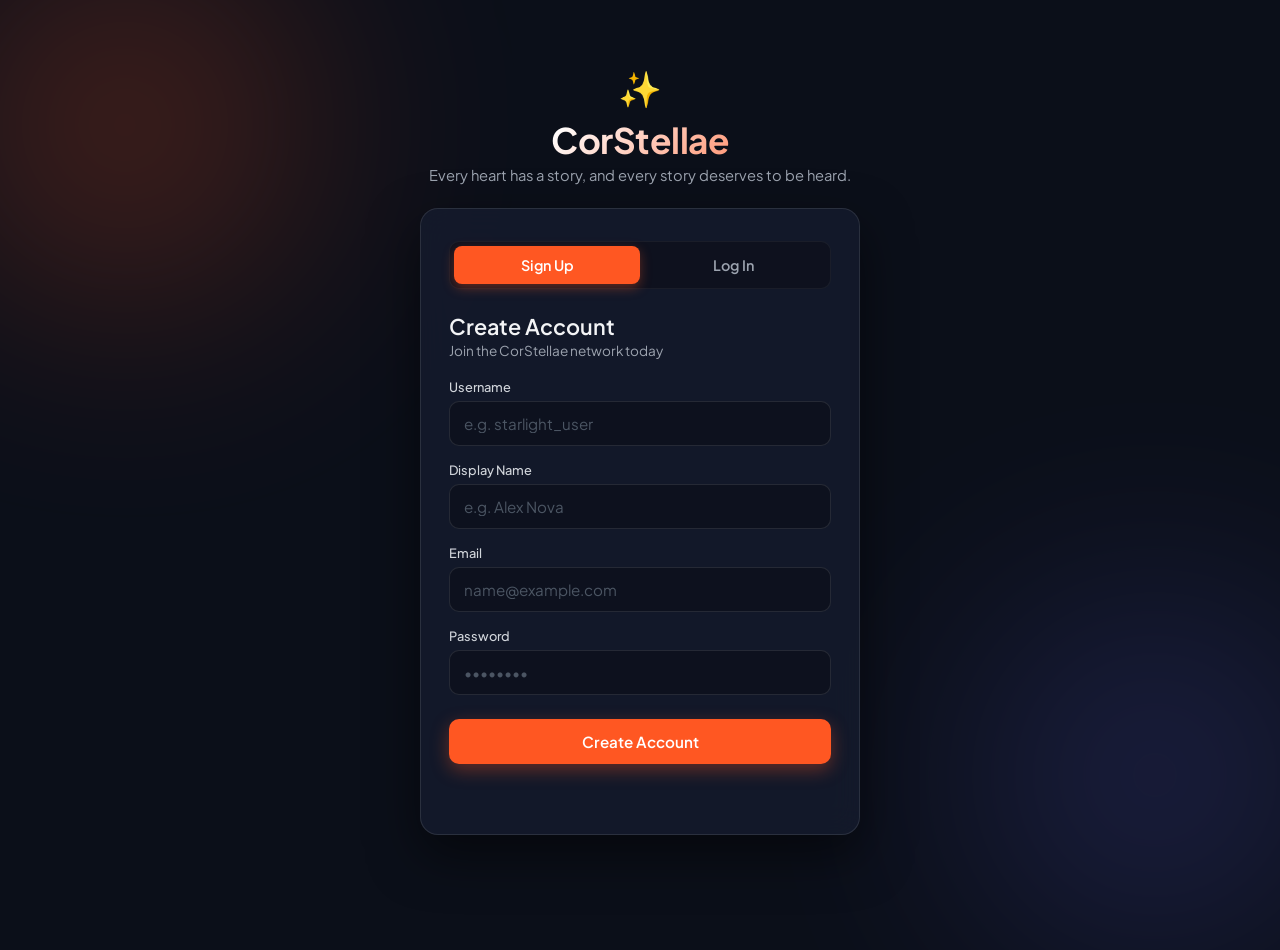
<file: templates/login.html>
<!DOCTYPE html>
<html lang="en">
<head>
  <meta charset="UTF-8" />
  <meta name="viewport" content="width=device-width, initial-scale=1.0" />
  <title>CorStellae Welcome</title>
  <link rel="preconnect" href="https://fonts.googleapis.com">
  <link rel="preconnect" href="https://fonts.gstatic.com" crossorigin>
  <link href="https://fonts.googleapis.com/css2?family=Plus+Jakarta+Sans:wght@300;400;500;600;700&display=swap" rel="stylesheet">
  <link rel="stylesheet" href="/static/css/style.css" />
  <link rel="icon" type="image/svg+xml" href="data:image/svg+xml,<svg xmlns='http://www.w3.org/2000/svg' viewBox='0 0 100 100'><text y='.9em' font-size='90'>✨</text></svg>">
</head>
<body class="auth-page">

  <!-- Background Animated Lights -->
  <div class="bg-glow orb-1"></div>
  <div class="bg-glow orb-2"></div>

  <div class="auth-container">
    <!-- Brand Header -->
    <div class="brand">
      <div class="brand-logo">✨</div>
      <h1>CorStellae</h1>
      <p class="tagline">Every heart has a story, and every story deserves to be heard.</p>
    </div>

    <!-- Auth Card -->
    <div class="auth-card">
      <div class="auth-tabs">
        <button id="tabRegister" class="tab-btn active">Sign Up</button>
        <button id="tabLogin" class="tab-btn">Log In</button>
      </div>

      <!-- Registration Form -->
      <form id="registerForm" class="auth-form">
        <div class="form-header">
          <h2>Create Account</h2>
          <p>Join the CorStellae network today</p>
        </div>
        
        <div class="input-group">
          <label for="regUsername">Username</label>
          <input type="text" id="regUsername" placeholder="e.g. starlight_user" required />
        </div>

        <div class="input-group">
          <label for="regNickname">Display Name</label>
          <input type="text" id="regNickname" placeholder="e.g. Alex Nova" required />
        </div>

        <div class="input-group">
          <label for="regEmail">Email</label>
          <input type="email" id="regEmail" placeholder="name@example.com" required />
        </div>

        <div class="input-group">
          <label for="regPassword">Password</label>
          <input type="password" id="regPassword" placeholder="••••••••" required />
        </div>

        <button type="submit" class="btn-primary">Create Account</button>
      </form>

      <!-- Login Form -->
      <form id="loginForm" class="auth-form" style="display: none;">
        <div class="form-header">
          <h2>Welcome Back</h2>
          <p>Enter your details to access your account</p>
        </div>

        <div class="input-group">
          <label for="loginIdentifier">Email or Username</label>
          <input type="text" id="loginIdentifier" placeholder="Email or Username" required />
        </div>

        <div class="input-group">
          <label for="loginPassword">Password</label>
          <input type="password" id="loginPassword" placeholder="••••••••" required />
        </div>

        <button type="submit" class="btn-primary">Log In</button>
      </form>

      <div id="authMsg" class="auth-message"></div>
    </div>
  </div>

  <script src="/static/js/auth.js"></script>
</body>
</html>
</file>
<file: static/css/style.css>
:root {
  --bg-dark: #0b0f19;
  --card-bg: rgba(22, 29, 47, 0.75);
  --border-color: rgba(255, 255, 255, 0.1);
  --accent-color: #ff5722;
  --accent-glow: rgba(255, 87, 34, 0.35);
  --text-main: #f3f4f6;
  --text-muted: #9ca3af;
  --input-bg: rgba(13, 17, 28, 0.8);
  --radius-lg: 18px;
  --radius-md: 10px;
}

* {
  box-sizing: border-box;
  margin: 0;
  padding: 0;
  font-family: 'Plus Jakarta Sans', sans-serif;
}

body.auth-page {
  background-color: var(--bg-dark);
  color: var(--text-main);
  min-height: 100vh;
  display: flex;
  justify-content: center;
  align-items: center;
  position: relative;
  overflow: hidden;
  padding: 20px;
}

/* Background Ambient Glows */
.bg-glow {
  position: absolute;
  width: 350px;
  height: 350px;
  border-radius: 50%;
  filter: blur(120px);
  z-index: 0;
  pointer-events: none;
}

.orb-1 {
  background: var(--accent-color);
  top: -50px;
  left: -50px;
  opacity: 0.25;
}

.orb-2 {
  background: #6366f1;
  bottom: -50px;
  right: -50px;
  opacity: 0.2;
}

/* Container Structure */
.auth-container {
  position: relative;
  z-index: 1;
  width: 100%;
  max-width: 440px;
}

.brand {
  text-align: center;
  margin-bottom: 24px;
}

.brand-logo {
  font-size: 2.2rem;
  margin-bottom: 6px;
}

.brand h1 {
  font-size: 2.2rem;
  font-weight: 700;
  letter-spacing: -0.5px;
  background: linear-gradient(135deg, #fff 30%, var(--accent-color));
  -webkit-background-clip: text;
  -webkit-text-fill-color: transparent;
}

.brand .tagline {
  color: var(--text-muted);
  font-size: 0.92rem;
  margin-top: 4px;
}

/* Auth Card Glassmorphism */
.auth-card {
  background: var(--card-bg);
  backdrop-filter: blur(16px);
  -webkit-backdrop-filter: blur(16px);
  border: 1px solid var(--border-color);
  border-radius: var(--radius-lg);
  padding: 32px 28px;
  box-shadow: 0 20px 50px rgba(0, 0, 0, 0.5);
}

/* Tab Controls */
.auth-tabs {
  display: flex;
  background: rgba(0, 0, 0, 0.25);
  padding: 4px;
  border-radius: var(--radius-md);
  margin-bottom: 24px;
  border: 1px solid rgba(255, 255, 255, 0.05);
}

.tab-btn {
  flex: 1;
  background: transparent;
  border: none;
  color: var(--text-muted);
  padding: 10px 0;
  font-size: 0.9rem;
  font-weight: 600;
  border-radius: 8px;
  cursor: pointer;
  transition: all 0.25s ease;
}

.tab-btn.active {
  background: var(--accent-color);
  color: #fff;
  box-shadow: 0 4px 12px var(--accent-glow);
}

.form-header {
  margin-bottom: 20px;
}

.form-header h2 {
  font-size: 1.35rem;
  font-weight: 600;
}

.form-header p {
  color: var(--text-muted);
  font-size: 0.85rem;
  margin-top: 2px;
}

/* Inputs & Labels */
.input-group {
  margin-bottom: 16px;
  display: flex;
  flex-direction: column;
  gap: 6px;
}

.input-group label {
  font-size: 0.8rem;
  font-weight: 500;
  color: #d1d5db;
}

.input-group input {
  background: var(--input-bg);
  border: 1px solid var(--border-color);
  border-radius: var(--radius-md);
  padding: 12px 14px;
  color: #fff;
  font-size: 0.95rem;
  outline: none;
  transition: border-color 0.2s ease, box-shadow 0.2s ease;
}

.input-group input:focus {
  border-color: var(--accent-color);
  box-shadow: 0 0 0 3px var(--accent-glow);
}

.input-group input::placeholder {
  color: #4b5563;
}

/* Primary Button */
.btn-primary {
  width: 100%;
  background: var(--accent-color);
  color: #fff;
  border: none;
  padding: 13px;
  border-radius: var(--radius-md);
  font-size: 0.95rem;
  font-weight: 600;
  cursor: pointer;
  margin-top: 8px;
  transition: opacity 0.2s ease, transform 0.1s ease, box-shadow 0.2s ease;
  box-shadow: 0 6px 18px var(--accent-glow);
}

.btn-primary:hover {
  opacity: 0.92;
}

.btn-primary:active {
  transform: scale(0.98);
}

/* Status Messages */
.auth-message {
  margin-top: 18px;
  font-size: 0.88rem;
  text-align: center;
  min-height: 20px;
  color: #f87171;
}

.auth-message.success {
  color: #4ade80;
}

/* Dashboard Specific Layout */
body.dashboard-page {
  background-color: var(--bg-dark);
  color: var(--text-main);
  min-height: 100vh;
  display: flex;
  flex-direction: column;
}

/* Navbar */
.navbar {
  display: flex;
  justify-content: space-between;
  align-items: center;
  padding: 16px 32px;
  background: var(--card-bg);
  backdrop-filter: blur(16px);
  border-bottom: 1px solid var(--border-color);
  position: sticky;
  top: 0;
  z-index: 100;
}

.nav-brand {
  display: flex;
  align-items: center;
  gap: 10px;
}

.nav-logo {
  font-size: 1.5rem;
}

.nav-title {
  font-size: 1.25rem;
  font-weight: 700;
  background: linear-gradient(135deg, #fff 30%, var(--accent-color));
  -webkit-background-clip: text;
  -webkit-text-fill-color: transparent;
}

.btn-secondary {
  background: rgba(255, 255, 255, 0.08);
  border: 1px solid var(--border-color);
  color: #fff;
  padding: 8px 16px;
  border-radius: var(--radius-md);
  cursor: pointer;
  font-weight: 500;
  transition: all 0.2s ease;
}

.btn-secondary:hover {
  background: rgba(255, 255, 255, 0.15);
}

/* Dashboard Container */
.dashboard-container {
  max-width: 720px;
  width: 100%;
  margin: 30px auto;
  padding: 0 20px;
  display: flex;
  flex-direction: column;
  gap: 28px;
}

/* Post Creation Form */
.create-post-card {
  background: var(--card-bg);
  backdrop-filter: blur(16px);
  border: 1px solid var(--border-color);
  border-radius: var(--radius-lg);
  padding: 24px;
}

.create-post-card h3, .feed-section h3 {
  font-size: 1.1rem;
  font-weight: 600;
  margin-bottom: 16px;
}

.create-post-card textarea {
  width: 100%;
  background: var(--input-bg);
  border: 1px solid var(--border-color);
  border-radius: var(--radius-md);
  padding: 14px;
  color: #fff;
  font-size: 0.95rem;
  resize: vertical;
  outline: none;
  margin-bottom: 14px;
}

.create-post-card textarea:focus {
  border-color: var(--accent-color);
}

.file-upload-wrapper {
  display: flex;
  align-items: center;
  gap: 12px;
  margin-bottom: 16px;
}

.file-upload-wrapper input[type="file"] {
  display: none;
}

.file-label {
  background: rgba(255, 255, 255, 0.08);
  border: 1px solid var(--border-color);
  padding: 8px 14px;
  border-radius: var(--radius-md);
  font-size: 0.85rem;
  cursor: pointer;
  transition: background 0.2s ease;
}

.file-label:hover {
  background: rgba(255, 255, 255, 0.15);
}

.file-name {
  font-size: 0.82rem;
  color: var(--text-muted);
}

.image-preview {
  margin-bottom: 16px;
  max-height: 250px;
  overflow: hidden;
  border-radius: var(--radius-md);
  border: 1px solid var(--border-color);
}

.image-preview img {
  width: 100%;
  height: 100%;
  object-fit: cover;
}

.status-message {
  font-size: 0.85rem;
  margin-top: 10px;
  text-align: center;
  color: var(--text-muted);
}

/* Feed Grid */
.feed-grid {
  display: flex;
  flex-direction: column;
  gap: 16px;
}

.feed-card {
  background: var(--card-bg);
  border: 1px solid var(--border-color);
  border-radius: var(--radius-lg);
  padding: 20px;
}

.feed-card.empty-card {
  text-align: center;
  color: var(--text-muted);
}

.feed-card p {
  line-height: 1.5;
  margin-bottom: 12px;
}

.feed-card img {
  width: 100%;
  border-radius: var(--radius-md);
  margin-top: 8px;
}

/* Sidebar Layout */
.dashboard-page {
  display: flex;
  min-height: 100vh;
  background: var(--bg-dark);
}

.sidebar {
  width: 260px;
  background: var(--card-bg);
  border-right: 1px solid var(--border-color);
  display: flex;
  flex-direction: column;
  padding: 20px;
  position: fixed;
  top: 0;
  bottom: 0;
  left: 0;
  z-index: 200;
  transition: transform 0.3s ease;
}

.sidebar-header {
  display: flex;
  justify-content: space-between;
  align-items: center;
  margin-bottom: 30px;
}

.sidebar-header .brand {
  display: flex;
  align-items: center;
  gap: 10px;
  font-weight: 700;
  font-size: 1.2rem;
}

.close-btn {
  display: none;
  background: transparent;
  border: none;
  color: #fff;
  font-size: 1.5rem;
  cursor: pointer;
}

.sidebar-menu {
  display: flex;
  flex-direction: column;
  gap: 10px;
  flex: 1;
}

.nav-item {
  display: flex;
  align-items: center;
  gap: 12px;
  background: transparent;
  border: none;
  color: var(--text-muted);
  padding: 12px;
  border-radius: var(--radius-md);
  font-size: 0.95rem;
  cursor: pointer;
  transition: all 0.2s ease;
  text-align: left;
}

.nav-item.active, .nav-item:hover {
  background: rgba(255, 255, 255, 0.08);
  color: #fff;
}

.sidebar-footer {
  border-top: 1px solid var(--border-color);
  padding-top: 16px;
  display: flex;
  flex-direction: column;
  gap: 12px;
}

.user-mini-profile {
  display: flex;
  align-items: center;
  gap: 10px;
}

.user-mini-profile img {
  width: 38px;
  height: 38px;
  border-radius: 50%;
  object-fit: cover;
}

.user-info {
  display: flex;
  flex-direction: column;
  font-size: 0.85rem;
}

.btn-logout {
  background: rgba(239, 68, 68, 0.15);
  color: #f87171;
  border: 1px solid rgba(239, 68, 68, 0.3);
  padding: 8px;
  border-radius: var(--radius-md);
  cursor: pointer;
  font-size: 0.85rem;
}

/* Role Badges */
.badge {
  font-size: 0.7rem;
  padding: 2px 6px;
  border-radius: 4px;
  font-weight: 600;
  display: inline-block;
  margin-left: 4px;
}

.badge-admin {
  background: #f59e0b;
  color: #000;
}

.badge-mod {
  background: #3b82f6;
  color: #fff;
}

/* Main Content Area */
.main-wrapper {
  margin-left: 260px;
  flex: 1;
  display: flex;
  flex-direction: column;
}

.topbar {
  padding: 16px 24px;
  background: var(--card-bg);
  border-bottom: 1px solid var(--border-color);
  display: flex;
  align-items: center;
  gap: 16px;
}

.menu-btn {
  display: none;
  background: transparent;
  border: none;
  color: #fff;
  font-size: 1.4rem;
  cursor: pointer;
}

.content-container {
  padding: 24px;
  max-width: 800px;
  width: 100%;
  margin: 0 auto;
}

/* Post Styling & Badges */
.post-author {
  display: flex;
  align-items: center;
  gap: 10px;
  margin-bottom: 10px;
}

.post-author img {
  width: 36px;
  height: 36px;
  border-radius: 50%;
  object-fit: cover;
}

/* Admin Grid */
.admin-grid {
  display: flex;
  flex-direction: column;
  gap: 20px;
}

.admin-card {
  background: var(--card-bg);
  border: 1px solid var(--border-color);
  border-radius: var(--radius-lg);
  padding: 20px;
}

.admin-item {
  display: flex;
  justify-content: space-between;
  align-items: center;
  padding: 12px 0;
  border-bottom: 1px solid var(--border-color);
}

.admin-item-actions {
  display: flex;
  gap: 8px;
}

.btn-sm {
  padding: 4px 8px;
  font-size: 0.78rem;
  border-radius: 6px;
  border: none;
  cursor: pointer;
}

/* Mobile Responsiveness */
@media (max-width: 768px) {
  .sidebar {
    transform: translateX(-100%);
  }
  .sidebar.open {
    transform: translateX(0);
  }
  .sidebarOverlay.open {
    display: block;
    position: fixed;
    inset: 0;
    background: rgba(0, 0, 0, 0.6);
    z-index: 150;
  }
  .close-btn, .menu-btn {
    display: block;
  }
  .main-wrapper {
    margin-left: 0;
  }
}

/* Comment Section Layout */
/* Fixed Avatar Sizing & Layout */
.user-mini-profile img,
.post-author img {
  width: 38px;
  height: 38px;
  border-radius: 50%;
  object-fit: cover;
  flex-shrink: 0;
  border: 1px solid var(--border-color);
}

/* Comment Item Alignment & Fixed Avatars */
.comment-item {
  display: flex;
  align-items: center;
  gap: 10px;
  margin-bottom: 8px;
  background: rgba(0, 0, 0, 0.25);
  padding: 10px 14px;
  border-radius: var(--radius-md);
  border: 1px solid rgba(255, 255, 255, 0.05);
}

.comment-avatar {
  width: 32px !important;
  height: 32px !important;
  border-radius: 50% !important;
  object-fit: cover !important;
  flex-shrink: 0 !important;
  border: 1px solid var(--border-color);
}

.comment-body {
  flex: 1;
  font-size: 0.85rem;
  overflow: hidden;
}

.comment-body strong {
  color: var(--text-main);
  font-size: 0.88rem;
}

.comment-body p {
  margin-top: 3px;
  color: #d1d5db;
  word-break: break-word;
}

/* Profile Edit View Layout */
.profile-card {
  background: var(--card-bg);
  border: 1px solid var(--border-color);
  border-radius: var(--radius-lg);
  padding: 28px;
  max-width: 520px;
  margin: 0 auto;
}

.avatar-edit-container {
  display: flex;
  align-items: center;
  gap: 20px;
  margin-bottom: 20px;
}

.avatar-wrapper {
  width: 90px;
  height: 90px;
  border-radius: 50%;
  overflow: hidden;
  border: 2px solid var(--accent-color);
  flex-shrink: 0;
  background: var(--input-bg);
}

.avatar-wrapper img {
  width: 100%;
  height: 100%;
  object-fit: cover;
}

.avatar-btn-group {
  display: flex;
  flex-direction: column;
  gap: 8px;
}

.btn-danger-text {
  color: #f87171 !important;
  border-color: rgba(239, 68, 68, 0.3) !important;
}

.profile-card textarea {
  width: 100%;
  background: var(--input-bg);
  border: 1px solid var(--border-color);
  border-radius: var(--radius-md);
  padding: 12px;
  color: #fff;
  font-size: 0.9rem;
  outline: none;
  resize: vertical;
}

.profile-card textarea:focus {
  border-color: var(--accent-color);
}

.comment-input-row {
  display: flex;
  gap: 8px;
  margin-top: 10px;
}

.comment-input-row input {
  flex: 1;
  background: var(--input-bg);
  border: 1px solid var(--border-color);
  border-radius: var(--radius-md);
  padding: 8px 12px;
  color: #fff;
  font-size: 0.85rem;
  outline: none;
}

/* Post Header Controls */
.post-header {
  display: flex;
  justify-content: space-between;
  align-items: center;
}

.post-management {
  display: flex;
  gap: 6px;
}

/* Image Preview in Post Creator */
.post-preview-wrapper {
  margin: 12px 0;
  display: flex;
  align-items: center;
  gap: 14px;
  background: var(--input-bg);
  padding: 10px;
  border-radius: var(--radius-md);
  border: 1px solid var(--border-color);
}

.post-preview-wrapper img {
  max-height: 100px;
  max-width: 150px;
  border-radius: 8px;
  object-fit: cover;
}

/* Admin Panel Pending Item Formatting */
.admin-item-content {
  display: flex;
  flex-direction: column;
  gap: 6px;
  flex: 1;
}

.admin-thumb {
  width: 70px;
  height: 70px;
  border-radius: 8px;
  object-fit: cover;
  cursor: pointer;
  border: 1px solid var(--accent-color);
  transition: transform 0.2s ease;
}

.admin-thumb:hover {
  transform: scale(1.05);
}

/* Full Screen Modal Lightbox */
.modal-overlay {
  position: fixed;
  inset: 0;
  background: rgba(0, 0, 0, 0.85);
  backdrop-filter: blur(8px);
  z-index: 999;
  display: flex;
  justify-content: center;
  align-items: center;
  padding: 20px;
}

.modal-content {
  position: relative;
  max-width: 90vw;
  max-height: 90vh;
}

.modal-content img {
  max-width: 100%;
  max-height: 85vh;
  border-radius: 12px;
  box-shadow: 0 10px 30px rgba(0,0,0,0.8);
}

.modal-close {
  position: absolute;
  top: -36px;
  right: 0;
  color: #fff;
  font-size: 2rem;
  cursor: pointer;
}

/* Scrollable Facebook-Style Comment Modal */
.comments-modal-box {
  background: var(--card-bg);
  border: 1px solid var(--border-color);
  border-radius: var(--radius-lg);
  width: 90%;
  max-width: 520px;
  max-height: 80vh;
  display: flex;
  flex-direction: column;
  overflow: hidden;
  box-shadow: 0 10px 30px rgba(0,0,0,0.6);
}

.comments-modal-header {
  display: flex;
  justify-content: space-between;
  align-items: center;
  padding: 16px 20px;
  border-bottom: 1px solid var(--border-color);
}

.comments-modal-header h3 {
  font-size: 1.1rem;
  color: var(--text-main);
  margin: 0;
}

.modal-close-icon {
  font-size: 1.5rem;
  cursor: pointer;
  color: var(--text-muted);
}

.modal-close-icon:hover {
  color: #fff;
}

.comments-modal-body {
  flex: 1;
  overflow-y: auto;
  padding: 16px 20px;
  display: flex;
  flex-direction: column;
  gap: 12px;
  max-height: 50vh;
}

.comments-modal-footer {
  display: flex;
  gap: 10px;
  padding: 14px 20px;
  border-top: 1px solid var(--border-color);
  background: rgba(0, 0, 0, 0.2);
}

.comments-modal-footer input {
  flex: 1;
  background: var(--input-bg);
  border: 1px solid var(--border-color);
  border-radius: var(--radius-md);
  padding: 10px 14px;
  color: #fff;
  outline: none;
}

.comments-modal-footer input:focus {
  border-color: var(--accent-color);
}

.view-comments-btn {
  background: none;
  border: none;
  color: var(--accent-color);
  cursor: pointer;
  font-size: 0.88rem;
  font-weight: 600;
  padding: 6px 0;
  margin-top: 8px;
}

.view-comments-btn:hover {
  text-decoration: underline;
}
/* Search Bar Layout */
.topbar {
  display: flex;
  align-items: center;
  justify-content: space-between;
  gap: 12px;
}

.search-bar-wrapper {
  position: relative;
  flex: 1;
  max-width: 320px;
}

.search-bar-wrapper input {
  width: 100%;
  background: var(--input-bg);
  border: 1px solid var(--border-color);
  border-radius: 20px;
  padding: 8px 16px;
  color: #fff;
  outline: none;
  font-size: 0.88rem;
}

.search-bar-wrapper input:focus {
  border-color: var(--accent-color);
}

#clearSearchBtn {
  position: absolute;
  right: 12px;
  top: 50%;
  transform: translateY(-50%);
  background: none;
  border: none;
  color: var(--text-muted);
  font-size: 1.1rem;
  cursor: pointer;
}

/* Notification Dropdown */
.notification-wrapper {
  position: relative;
}

.notif-bell-btn {
  background: var(--card-bg);
  border: 1px solid var(--border-color);
  border-radius: 50%;
  width: 40px;
  height: 40px;
  cursor: pointer;
  display: flex;
  justify-content: center;
  align-items: center;
  position: relative;
  font-size: 1.1rem;
}

.notif-badge {
  position: absolute;
  top: -2px;
  right: -2px;
  background: var(--accent-color);
  color: #fff;
  font-size: 0.7rem;
  font-weight: bold;
  padding: 2px 6px;
  border-radius: 10px;
}

.notif-dropdown {
  position: absolute;
  right: 0;
  top: 48px;
  width: 320px;
  background: var(--card-bg);
  border: 1px solid var(--border-color);
  border-radius: var(--radius-lg);
  box-shadow: 0 10px 30px rgba(0,0,0,0.6);
  z-index: 100;
  overflow: hidden;
}

.notif-header {
  display: flex;
  justify-content: space-between;
  align-items: center;
  padding: 12px 16px;
  border-bottom: 1px solid var(--border-color);
}

.notif-header h4 {
  margin: 0;
  font-size: 0.95rem;
}

.notif-list {
  max-height: 300px;
  overflow-y: auto;
}

.notif-item {
  display: flex;
  align-items: center;
  gap: 10px;
  padding: 10px 16px;
  border-bottom: 1px solid rgba(255,255,255,0.05);
  cursor: pointer;
}

.notif-item:hover {
  background: rgba(255,255,255,0.03);
}

.notif-item.unread {
  background: rgba(255, 107, 0, 0.08);
}

.notif-item img {
  width: 32px;
  height: 32px;
  border-radius: 50%;
  object-fit: cover;
}

/* Reactions Bar */
.reactions-bar {
  display: flex;
  align-items: center;
  gap: 6px;
  margin-top: 10px;
  flex-wrap: wrap;
}

.reaction-btn {
  background: rgba(255,255,255,0.05);
  border: 1px solid var(--border-color);
  border-radius: 16px;
  padding: 4px 10px;
  font-size: 0.85rem;
  cursor: pointer;
  color: var(--text-main);
  transition: all 0.2s ease;
}

.reaction-btn:hover, .reaction-btn.active {
  background: rgba(255, 107, 0, 0.2);
  border-color: var(--accent-color);
}

.reaction-users-btn {
  background: none;
  border: none;
  color: var(--text-muted);
  font-size: 0.8rem;
  cursor: pointer;
  text-decoration: underline;
  margin-left: 6px;
}

/* Nested Reply Items */
.reply-item {
  margin-left: 36px;
  margin-top: 6px;
  border-left: 2px solid var(--border-color);
  padding-left: 10px;
}

.reactions-modal-box {
  background: var(--card-bg);
  border: 1px solid var(--border-color);
  border-radius: var(--radius-lg);
  width: 90%;
  max-width: 400px;
  max-height: 60vh;
  display: flex;
  flex-direction: column;
}

.reactions-modal-body {
  padding: 16px;
  overflow-y: auto;
  display: flex;
  flex-direction: column;
  gap: 10px;
}

.reaction-user-item {
  display: flex;
  align-items: center;
  gap: 10px;
}

.reaction-user-item img {
  width: 32px;
  height: 32px;
  border-radius: 50%;
  object-fit: cover;
}

/* Image Preview Layout */
.post-preview-wrapper {
  display: flex;
  flex-direction: column;
  gap: 8px;
  margin-top: 12px;
  margin-bottom: 12px;
  max-width: 250px;
}

.post-preview-wrapper img {
  width: 100%;
  max-height: 200px;
  object-fit: cover;
  border-radius: var(--radius-md);
  border: 1px solid var(--border-color);
}

.avatar-wrapper img {
  width: 90px;
  height: 90px;
  border-radius: 50%;
  object-fit: cover;
  border: 2px solid var(--accent-color);
}

/* Notification Target Post Highlight Glow */
.feed-card.highlighted-post {
  outline: 2px solid var(--accent-color);
  box-shadow: 0 0 18px rgba(255, 107, 0, 0.4);
  transition: all 0.3s ease;
}

.badge-dev {
    background: linear-gradient(135deg, rgba(167, 234, 255, 0.2), rgba(182, 183, 249, 0.2), rgba(254, 198, 255, 0.2));
    color: #c4b5fd;
    border: 1px solid rgba(182, 183, 249, 0.4);
    padding: 3px 10px;
    font-size: 11px;
    font-weight: 600;
    border-radius: 9999px;
    display: inline-flex;
    align-items: center;
    gap: 6px;
}

.badge-dev-icon svg path.hex-bg {
    fill: url(#devGrad);
}

/* Bullying Report Styles */
.bullying-report-card {
  background: rgba(15, 23, 42, 0.9);
  border: 1px solid rgba(148, 163, 184, 0.2);
  border-radius: 14px;
  padding: 18px 18px 16px;
  margin-bottom: 14px;
  box-shadow: 0 8px 18px rgba(15, 23, 42, 0.25);
}

.bullying-header {
  display: flex;
  justify-content: space-between;
  align-items: flex-start;
  gap: 12px;
  margin-bottom: 14px;
}

.bullying-title {
  font-size: 1.1rem;
  font-weight: 700;
  color: #f8fafc;
  margin-bottom: 4px;
}

.bullying-meta {
  color: #9ca3af;
  font-size: 0.82rem;
}

.bullying-status-badge {
  display: inline-flex;
  align-items: center;
  justify-content: center;
  min-width: 86px;
  padding: 6px 10px;
  border-radius: 999px;
  font-size: 0.72rem;
  font-weight: 700;
  text-transform: capitalize;
  letter-spacing: 0.02em;
}

.status-new {
  background: rgba(59, 130, 246, 0.18);
  color: #93c5fd;
  border: 1px solid rgba(96, 165, 250, 0.4);
}

.status-reviewed {
  background: rgba(245, 158, 11, 0.18);
  color: #fbbf24;
  border: 1px solid rgba(251, 191, 36, 0.4);
}

.status-resolved {
  background: rgba(34, 197, 94, 0.18);
  color: #86efac;
  border: 1px solid rgba(34, 197, 94, 0.35);
}

.bullying-grid {
  display: grid;
  grid-template-columns: repeat(auto-fit, minmax(180px, 1fr));
  gap: 10px 14px;
  margin-bottom: 12px;
}

.bullying-meta-row {
  display: flex;
  flex-direction: column;
  gap: 4px;
  font-size: 0.82rem;
  color: #d1d5db;
}

.bullying-label {
  color: #94a3b8;
  font-size: 0.72rem;
  text-transform: uppercase;
  letter-spacing: 0.06em;
}

.bullying-description {
  margin-top: 12px;
  color: #f1f5f9;
  line-height: 1.6;
  white-space: pre-wrap;
  font-size: 0.94rem;
}

.bullying-evidence {
  margin-top: 12px;
}

.bullying-evidence a {
  color: #a5b4fc;
  text-decoration: none;
  font-weight: 600;
}

.bullying-actions {
  display: flex;
  gap: 10px;
  margin-top: 14px;
  flex-wrap: wrap;
}

.bullying-action-btn {
  border: none;
  border-radius: 10px;
  padding: 10px 14px;
  font-size: 0.82rem;
  font-weight: 700;
  cursor: pointer;
  transition: transform 0.15s ease, opacity 0.15s ease;
}

.bullying-action-btn:hover {
  transform: translateY(-1px);
  opacity: 0.96;
}

.bullying-action-btn.primary {
  background: linear-gradient(135deg, #f97316, #f59e0b);
  color: #fff;
}

.bullying-action-btn.secondary {
  background: rgba(148, 163, 184, 0.12);
  border: 1px solid rgba(148, 163, 184, 0.2);
  color: #e2e8f0;
}

.bullying-notes {
  margin-top: 12px;
  font-size: 0.8rem;
  color: #d1d5db;
  border-top: 1px solid rgba(148, 163, 184, 0.12);
  padding-top: 10px;
}
</file>
